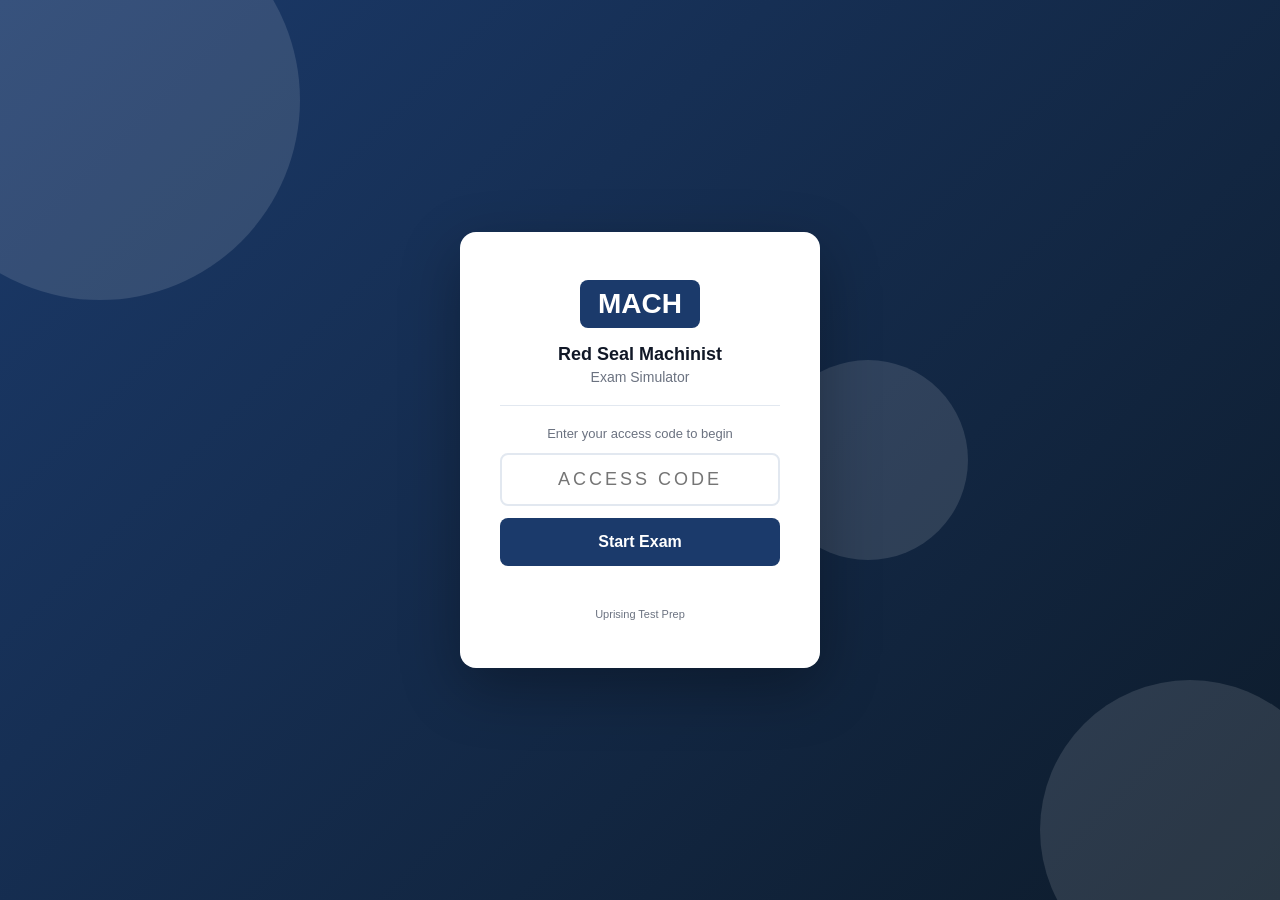
<file: index.html>
<!DOCTYPE html>
<html lang="en">
<head>
  <meta charset="UTF-8" />
  <meta name="viewport" content="width=device-width, initial-scale=1.0, viewport-fit=cover" />
  <meta name="apple-mobile-web-app-capable" content="yes" />
  <meta name="apple-mobile-web-app-status-bar-style" content="black-translucent" />
  <title>MACH Exam Simulator</title>
  <link rel="stylesheet" href="style.css" />
</head>
<body>

<div id="access-gate">
  <div class="gate-bg-shapes">
    <div class="shape shape-1"></div>
    <div class="shape shape-2"></div>
    <div class="shape shape-3"></div>
  </div>
  <div class="gate-card">
    <div class="gate-logo">
      <div class="logo-badge">MACH</div>
    </div>
    <h1 class="gate-title">Red Seal Machinist</h1>
    <p class="gate-subtitle">Exam Simulator</p>
    <div class="gate-divider"></div>
    <p class="gate-instruction">Enter your access code to begin</p>
    <input type="text" id="access-code-input" class="gate-input"
           placeholder="Access Code" autocomplete="off"
           maxlength="20" spellcheck="false" />
    <button id="access-btn" class="gate-btn">Start Exam</button>
    <p id="access-error" class="gate-error"></p>
    <p class="gate-hint">Uprising Test Prep</p>
  </div>
</div>

<div id="app" style="display:none">
  <header class="top-bar">
    <div class="bar-left">
      <span class="bar-logo">MACH</span>
      <span class="bar-title">Exam Simulator</span>
    </div>
    <div class="bar-right">
      <span class="bar-timer" id="timer-display">--:--</span>
      <button class="bar-btn" id="flag-btn">Flag</button>
      <button class="bar-btn bar-btn-primary" id="submit-btn">
        <span class="btn-full">Submit Exam</span>
        <span class="btn-short">Submit</span>
      </button>
    </div>
  </header>

  <div class="progress-strip">
    <div class="progress-bar" id="progress-bar"></div>
  </div>

  <main class="exam-main">
    <div class="question-panel">
      <div class="q-meta">
        <span id="q-counter"></span>
        <span id="q-domain" class="q-domain-tag"></span>
        <span id="q-flag-indicator" class="flag-chip" style="display:none">Flagged</span>
      </div>
      <div id="q-image-wrap" style="display:none; margin-bottom:14px;"></div>
      <p id="question-text" class="q-text"></p>
      <div id="options-list" class="options-list"></div>
      <div id="explanation-box" class="explanation-box" style="display:none">
        <div class="explanation-label">Explanation</div>
        <p id="explanation-text" class="explanation-text"></p>
      </div>
    </div>
    <div class="nav-bar">
      <button class="nav-btn" id="prev-btn">&#8592; Prev</button>
      <button class="nav-btn nav-btn-map" id="map-btn">Question Map</button>
      <button class="nav-btn nav-btn-next" id="next-btn">Next &#8594;</button>
    </div>
  </main>
</div>

<!-- Question Map Modal -->
<div id="map-modal" style="display:none">
  <div class="map-backdrop" id="map-backdrop"></div>
  <div class="map-panel">
    <div class="map-header">
      <span class="map-title">Question Map</span>
      <button id="map-close" class="map-close-btn">&#x2715; Close</button>
    </div>
    <div class="map-legend">
      <span class="leg-item"><span class="leg-swatch leg-answered"></span>Answered</span>
      <span class="leg-item"><span class="leg-swatch leg-flagged"></span>Flagged</span>
      <span class="leg-item"><span class="leg-swatch leg-unanswered"></span>Unanswered</span>
    </div>
    <div id="q-grid" class="q-grid"></div>
  </div>
</div>

<div id="results-screen" style="display:none">
  <div class="results-card">
    <div class="res-header">
      <div class="res-badge">MACH</div>
      <h2 id="res-status" class="res-status"></h2>
      <p id="res-score" class="res-score"></p>
    </div>
    <div id="res-domains" class="res-domains"></div>
    <button id="res-review-btn" class="res-btn">Review Answers</button>
    <button id="res-restart-btn" class="res-btn res-btn-secondary">Restart</button>
  </div>
</div>

<script src="questions.js"></script>
<script src="app.js"></script>
</body>
</html>
</file>
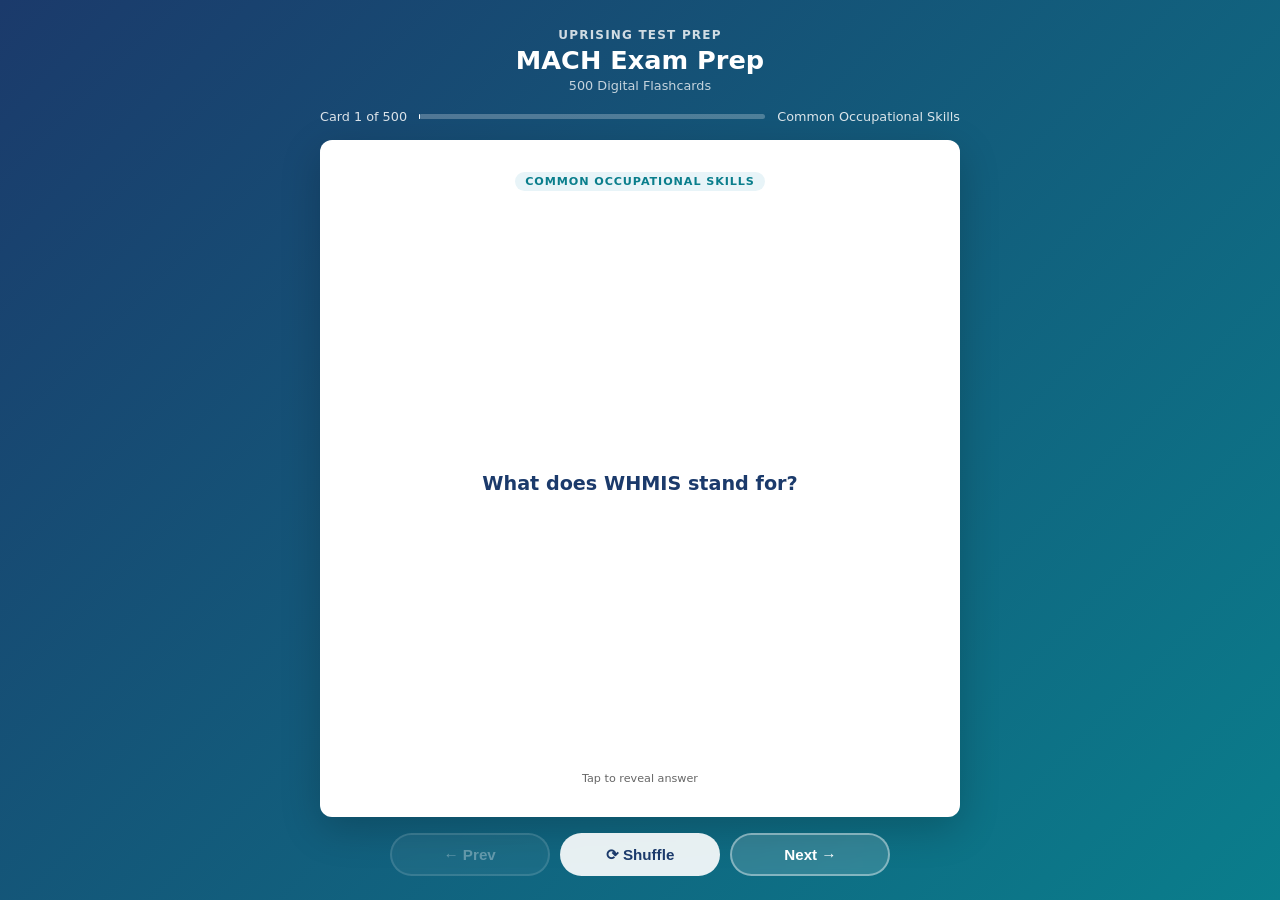
<file: flashcards/index.html>
<!DOCTYPE html>
<html lang="en">
<head>
  <meta charset="UTF-8">
  <meta name="viewport" content="width=device-width, initial-scale=1.0">
  <title>MACH Exam Prep — Flashcards</title>
  <style>
    :root {
      --blue:   #1B3A6B;
      --teal:   #0A7E8C;
      --ltblue: #E8F4F8;
      --white:  #FFFFFF;
      --text:   #1A1A1A;
      --muted:  #666;
      --radius: 12px;
    }
    * { box-sizing: border-box; margin: 0; padding: 0; }
    html, body { height: 100%; }
    body {
      font-family: 'Segoe UI', system-ui, sans-serif;
      background: linear-gradient(135deg, var(--blue) 0%, var(--teal) 100%);
      min-height: 100dvh;
      display: flex;
      flex-direction: column;
      align-items: center;
      padding: 1.25rem 1rem 1rem;
      gap: 0.75rem;
      overflow-x: hidden;
    }
    header { text-align: center; color: #fff; flex-shrink: 0; }
    header .brand { font-size: 0.75rem; font-weight: 700; letter-spacing: 0.1em; opacity: 0.8; text-transform: uppercase; }
    header h1 { font-size: 1.3rem; font-weight: 800; margin-top: 0.2rem; }
    header .subtitle { font-size: 0.8rem; opacity: 0.75; margin-top: 0.15rem; }
    #progress-info {
      display: flex; align-items: center; gap: 0.75rem;
      color: rgba(255,255,255,0.85); font-size: 0.8rem;
      flex-shrink: 0; width: 100%; max-width: 640px;
    }
    #progress-bar-track {
      flex: 1; background: rgba(255,255,255,0.25);
      border-radius: 4px; height: 5px;
    }
    #progress-bar-fill { height: 100%; background: #fff; border-radius: 4px; transition: width 0.3s; }
    .card-scene {
      width: 100%; max-width: 640px;
      perspective: 1200px;
      cursor: pointer;
      flex: 1; min-height: 0;
      display: flex; flex-direction: column;
    }
    .card-inner {
      position: relative; width: 100%;
      flex: 1; min-height: 0;
      transition: transform 0.55s cubic-bezier(.4,0,.2,1);
      transform-style: preserve-3d;
    }
    .card-scene.flipped .card-inner { transform: rotateY(180deg); }
    .card-face {
      position: absolute; inset: 0;
      backface-visibility: hidden; -webkit-backface-visibility: hidden;
      border-radius: var(--radius);
      display: flex; flex-direction: column;
      padding: 1.5rem 1.75rem;
      box-shadow: 0 12px 40px rgba(0,0,0,0.2);
      overflow: hidden;
    }
    .card-front { background: var(--white); align-items: center; justify-content: center; }
    .card-back  { background: var(--ltblue); transform: rotateY(180deg); }
    .card-badge {
      font-size: 0.7rem; font-weight: 700; text-transform: uppercase;
      letter-spacing: 0.08em;
      background: var(--ltblue); color: var(--teal);
      padding: 0.2rem 0.65rem; border-radius: 20px;
      margin-bottom: 0.85rem; flex-shrink: 0;
    }
    .card-back .card-badge { background: rgba(10,126,140,0.12); }
    .card-front .q-text {
      font-size: 1.1rem; font-weight: 600; color: var(--blue); line-height: 1.55;
      text-align: center; overflow-y: auto; flex: 1;
      display: flex; align-items: center; justify-content: center;
      scrollbar-width: thin; scrollbar-color: rgba(27,58,107,0.3) transparent;
    }
    .card-back .a-label { font-size: 0.7rem; font-weight: 700; color: var(--teal); text-transform: uppercase; letter-spacing: 0.08em; margin-bottom: 0.4rem; flex-shrink: 0; }
    .card-back .a-text  {
      font-size: 0.975rem; color: var(--text); line-height: 1.65;
      overflow-y: auto; flex: 1; min-height: 0; padding-right: 4px;
      scrollbar-width: thin; scrollbar-color: rgba(10,126,140,0.4) transparent;
    }
    .card-back .a-text::-webkit-scrollbar { width: 4px; }
    .card-back .a-text::-webkit-scrollbar-track { background: transparent; }
    .card-back .a-text::-webkit-scrollbar-thumb { background: rgba(10,126,140,0.4); border-radius: 4px; }
    .tap-hint { flex-shrink: 0; margin-top: 0.6rem; font-size: 0.7rem; color: var(--muted); text-align: center; }
    .card-back .tap-hint { color: var(--teal); opacity: 0.7; }
    .controls {
      display: flex; gap: 0.65rem; flex-wrap: nowrap;
      justify-content: center; flex-shrink: 0;
      width: 100%; max-width: 640px;
      padding-bottom: env(safe-area-inset-bottom, 0px);
    }
    .btn {
      padding: 0.6rem 1.2rem; border-radius: 50px;
      border: 2px solid rgba(255,255,255,0.4);
      background: rgba(255,255,255,0.15); color: #fff;
      font-weight: 700; font-size: 0.875rem; cursor: pointer;
      transition: all 0.2s; backdrop-filter: blur(4px);
      white-space: nowrap; flex: 1; max-width: 160px;
    }
    .btn:hover { background: rgba(255,255,255,0.3); border-color: rgba(255,255,255,0.7); }
    .btn:active { transform: scale(0.96); }
    .btn:disabled { opacity: 0.35; cursor: not-allowed; }
    .btn.btn-primary { background: rgba(255,255,255,0.9); color: var(--blue); border-color: transparent; }
    .btn.btn-primary:hover { background: #fff; }
    #loading { color: rgba(255,255,255,0.8); font-size: 1rem; text-align: center; padding: 3rem; flex: 1; }
    @media (min-width: 768px) {
      body { padding: 1.75rem 1.5rem 1.5rem; gap: 1rem; }
      header h1 { font-size: 1.6rem; }
      .card-face { padding: 2rem 2.5rem; }
      .card-front .q-text { font-size: 1.2rem; }
      .card-back .a-text { font-size: 1.05rem; }
      .btn { font-size: 0.95rem; padding: 0.65rem 1.4rem; }
    }
    @media (max-width: 380px) {
      body { padding: 0.75rem; gap: 0.5rem; }
      header .brand { font-size: 0.65rem; }
      header h1 { font-size: 1.1rem; }
      header .subtitle { display: none; }
      .card-face { padding: 1rem 1.1rem; }
      .card-front .q-text { font-size: 0.975rem; }
      .card-back .a-text { font-size: 0.875rem; }
      .btn { font-size: 0.8rem; padding: 0.5rem 0.75rem; }
    }
  </style>
</head>
<body>
<header>
  <div class="brand">Uprising Test Prep</div>
  <h1>MACH Exam Prep</h1>
  <div class="subtitle">500 Digital Flashcards</div>
</header>
<div id="progress-info">
  <span id="card-counter">Card 1 of 500</span>
  <div id="progress-bar-track"><div id="progress-bar-fill" style="width:0%"></div></div>
  <span id="domain-label"></span>
</div>
<div id="loading">Loading flashcards...</div>
<div class="card-scene" id="card-scene" style="display:none" onclick="flipCard()">
  <div class="card-inner" id="card-inner">
    <div class="card-face card-front">
      <div class="card-badge" id="front-badge"></div>
      <div class="q-text" id="q-text"></div>
      <div class="tap-hint">Tap to reveal answer</div>
    </div>
    <div class="card-face card-back">
      <div class="card-badge" id="back-badge">Answer</div>
      <div class="a-label">Answer</div>
      <div class="a-text" id="a-text"></div>
      <div class="tap-hint">Tap to flip back</div>
    </div>
  </div>
</div>
<div class="controls" id="controls" style="display:none">
  <button class="btn" id="prev-btn" onclick="event.stopPropagation();move(-1)" disabled>&#8592; Prev</button>
  <button class="btn btn-primary" onclick="event.stopPropagation();shuffleCards()">&#10227; Shuffle</button>
  <button class="btn" id="next-btn" onclick="event.stopPropagation();move(1)">Next &#8594;</button>
</div>
<script>
const DOMAIN_LABELS = {
  common_occupational_skills: "Common Occupational Skills",
  benchwork: "Benchwork",
  power_saws: "Power Saws",
  drill_presses: "Drill Presses",
  conventional_lathes: "Conventional Lathes",
  conventional_milling_machines: "Conventional Milling Machines",
  precision_grinding_machines: "Precision Grinding Machines",
  cnc_machines: "CNC Machines",
};
let cards   = [];
let current = 0;
async function init() {
  try {
    const res = await fetch('flashcards.json');
    if (!res.ok) throw new Error('Network error');
    cards = await res.json();
    document.getElementById('loading').style.display    = 'none';
    document.getElementById('card-scene').style.display = 'flex';
    document.getElementById('controls').style.display   = 'flex';
    show();
  } catch (e) {
    document.getElementById('loading').textContent = 'Error loading flashcards. Please try refreshing.';
  }
}
function domainLabel(key) {
  return DOMAIN_LABELS[key] || key.replace(/_/g, ' ').replace(/\b\w/g, c => c.toUpperCase());
}
function show() {
  const c = cards[current];
  document.getElementById('card-scene').classList.remove('flipped');
  document.getElementById('a-text').scrollTop = 0;
  const label = domainLabel(c.domain || c.chapter || '');
  document.getElementById('q-text').textContent       = c.front;
  document.getElementById('a-text').textContent       = c.back;
  document.getElementById('front-badge').textContent  = label;
  document.getElementById('back-badge').textContent   = label;
  document.getElementById('card-counter').textContent = `Card ${current+1} of ${cards.length}`;
  document.getElementById('domain-label').textContent = label;
  document.getElementById('progress-bar-fill').style.width = `${((current+1)/cards.length*100).toFixed(1)}%`;
  document.getElementById('prev-btn').disabled = current === 0;
  document.getElementById('next-btn').disabled = current === cards.length - 1;
}
function flipCard() { document.getElementById('card-scene').classList.toggle('flipped'); }
function move(dir) {
  const next = current + dir;
  if (next < 0 || next >= cards.length) return;
  current = next; show();
}
function shuffleCards() {
  for (let i = cards.length - 1; i > 0; i--) {
    const j = Math.floor(Math.random() * (i+1));
    [cards[i], cards[j]] = [cards[j], cards[i]];
  }
  current = 0; show();
}
document.addEventListener('keydown', e => {
  if (e.key === 'ArrowRight' || e.key === 'ArrowDown') move(1);
  else if (e.key === 'ArrowLeft' || e.key === 'ArrowUp') move(-1);
  else if (e.key === ' ' || e.key === 'Enter') { e.preventDefault(); flipCard(); }
});
init();
</script>
</body>
</html>
</file>
<file: style.css>
/* MACH Exam Simulator — Styles */
:root {
  --primary:   #1B3A6B;
  --pass:      #059669;
  --fail:      #DC2626;
  --bg:        #F3F4F8;
  --card:      #FFFFFF;
  --border:    #E2E8F0;
  --text:      #111827;
  --muted:     #6B7280;
  --radius:    10px;
}
*, *::before, *::after { box-sizing: border-box; margin: 0; padding: 0; }
body {
  font-family: -apple-system, BlinkMacSystemFont, "Segoe UI", sans-serif;
  background: var(--bg);
  color: var(--text);
  height: 100vh;
  height: 100dvh;
  overflow: hidden;
  -webkit-text-size-adjust: 100%;
}

/* ── Access Gate ─────────────────────────────────────────────────────────── */
#access-gate {
  display: flex;
  align-items: center;
  justify-content: center;
  height: 100vh;
  height: 100dvh;
  background: linear-gradient(135deg, var(--primary) 0%, #0d1b2a 100%);
  position: relative;
  overflow: hidden;
  padding: 20px;
  padding-top: max(20px, env(safe-area-inset-top));
  padding-bottom: max(20px, env(safe-area-inset-bottom));
}
.gate-bg-shapes { position: absolute; inset: 0; pointer-events: none; }
.shape { position: absolute; border-radius: 50%; opacity: .12; background: #fff; }
.shape-1 { width: 400px; height: 400px; top: -100px; left: -100px; }
.shape-2 { width: 300px; height: 300px; bottom: -80px; right: -60px; }
.shape-3 { width: 200px; height: 200px; top: 40%; left: 60%; }
.gate-card {
  background: #fff;
  border-radius: 16px;
  padding: 48px 40px;
  text-align: center;
  width: 100%;
  max-width: 360px;
  position: relative;
  z-index: 1;
  box-shadow: 0 20px 60px rgba(0,0,0,.3);
}
.logo-badge {
  display: inline-block;
  background: var(--primary);
  color: #fff;
  font-weight: 800;
  font-size: 28px;
  padding: 8px 18px;
  border-radius: 8px;
}
.gate-title { font-size: 18px; font-weight: 700; margin-top: 16px; color: var(--text); }
.gate-subtitle { color: var(--muted); font-size: 14px; margin-top: 4px; }
.gate-divider { height: 1px; background: var(--border); margin: 20px 0; }
.gate-instruction { font-size: 13px; color: var(--muted); margin-bottom: 12px; }
.gate-input {
  width: 100%;
  padding: 14px 16px;
  border: 2px solid var(--border);
  border-radius: 8px;
  font-size: 18px;
  text-align: center;
  text-transform: uppercase;
  letter-spacing: 3px;
  outline: none;
}
.gate-input:focus { border-color: var(--primary); }
.gate-btn {
  width: 100%;
  margin-top: 12px;
  padding: 15px;
  background: var(--primary);
  color: #fff;
  border: none;
  border-radius: 8px;
  font-size: 16px;
  font-weight: 600;
  cursor: pointer;
  -webkit-tap-highlight-color: transparent;
}
.gate-btn:hover { opacity: .9; }
.gate-error { color: var(--fail); font-size: 13px; margin-top: 8px; min-height: 18px; }
.gate-hint { color: var(--muted); font-size: 11px; margin-top: 16px; }

/* ── App shell ───────────────────────────────────────────────────────────── */
#app {
  display: flex;
  flex-direction: column;
  height: 100vh;
  height: 100dvh;
  padding-top: env(safe-area-inset-top);
}
.top-bar {
  display: flex;
  justify-content: space-between;
  align-items: center;
  background: var(--primary);
  color: #fff;
  padding: 0 20px;
  padding-left: max(20px, env(safe-area-inset-left));
  padding-right: max(20px, env(safe-area-inset-right));
  height: 52px;
  flex-shrink: 0;
  gap: 8px;
}
.bar-left { display: flex; align-items: center; gap: 8px; min-width: 0; }
.bar-logo { font-weight: 800; font-size: 18px; flex-shrink: 0; }
.bar-title { font-size: 14px; opacity: .8; white-space: nowrap; overflow: hidden; text-overflow: ellipsis; }
.bar-right { display: flex; align-items: center; gap: 8px; flex-shrink: 0; }
.bar-timer {
  font-variant-numeric: tabular-nums;
  font-size: 16px;
  font-weight: 600;
  min-width: 68px;
  text-align: right;
}
.bar-btn {
  padding: 7px 13px;
  background: rgba(255,255,255,.15);
  border: 1px solid rgba(255,255,255,.3);
  color: #fff;
  border-radius: 6px;
  cursor: pointer;
  font-size: 13px;
  white-space: nowrap;
  -webkit-tap-highlight-color: transparent;
  touch-action: manipulation;
}
.bar-btn:hover { background: rgba(255,255,255,.25); }
.bar-btn-primary {
  background: #fff;
  color: var(--primary);
  border-color: #fff;
  font-weight: 600;
}
.bar-btn-primary:hover { background: #f0f0f0; }
.btn-short { display: none; }
.btn-full  { display: inline; }

.progress-strip { height: 4px; background: rgba(0,0,0,.1); flex-shrink: 0; }
.progress-bar   { height: 100%; background: #4ade80; transition: width .3s; }

/* ── Main exam area ──────────────────────────────────────────────────────── */
.exam-main {
  flex: 1;
  overflow: hidden;
  display: flex;
  flex-direction: column;
  padding: 16px 20px 0;
  padding-left: max(16px, env(safe-area-inset-left));
  padding-right: max(16px, env(safe-area-inset-right));
  min-height: 0;
}
.question-panel { flex: 1; overflow-y: auto; padding-bottom: 12px; -webkit-overflow-scrolling: touch; }
.q-meta {
  display: flex;
  align-items: center;
  gap: 8px;
  margin-bottom: 12px;
  font-size: 13px;
  color: var(--muted);
  flex-wrap: wrap;
}
.q-domain-tag {
  background: var(--primary);
  color: #fff;
  padding: 2px 8px;
  border-radius: 4px;
  font-size: 11px;
  font-weight: 600;
}
.flag-chip {
  background: #FEF3C7;
  color: #92400E;
  padding: 2px 8px;
  border-radius: 4px;
  font-size: 11px;
  font-weight: 600;
}
.q-image {
  max-width: 100%;
  height: auto;
  border-radius: 6px;
  border: 1px solid var(--border);
  display: block;
  margin-bottom: 14px;
}
.q-text { font-size: 16px; line-height: 1.65; margin-bottom: 20px; }
.options-list { display: flex; flex-direction: column; gap: 10px; }
.option {
  display: flex;
  align-items: flex-start;
  gap: 12px;
  padding: 15px 16px;
  background: var(--card);
  border: 2px solid var(--border);
  border-radius: var(--radius);
  cursor: pointer;
  transition: .15s;
  -webkit-tap-highlight-color: transparent;
  touch-action: manipulation;
  min-height: 52px;
}
.option:hover  { border-color: var(--primary); background: #F8FAFF; }
.option.selected  { border-color: var(--primary); background: #EEF3FF; }
.option.correct   { border-color: #059669; background: #ECFDF5; }
.option.incorrect { border-color: #DC2626; background: #FEF2F2; }
.explanation-box {
  margin-top: 20px;
  padding: 16px 18px;
  background: #F0F9FF;
  border-left: 4px solid #2563EB;
  border-radius: 6px;
}
.explanation-label {
  font-size: 11px;
  font-weight: 700;
  text-transform: uppercase;
  letter-spacing: .06em;
  color: #2563EB;
  margin-bottom: 8px;
}
.explanation-text { font-size: 14.5px; line-height: 1.7; color: #1e293b; margin: 0; }
.opt-letter { font-weight: 700; font-size: 15px; color: var(--primary); min-width: 22px; padding-top: 1px; flex-shrink: 0; }
.opt-text   { font-size: 15px; line-height: 1.5; }

/* ── Nav bar ─────────────────────────────────────────────────────────────── */
.nav-bar {
  display: flex;
  align-items: center;
  gap: 8px;
  padding: 10px 0;
  padding-bottom: max(14px, env(safe-area-inset-bottom));
  flex-shrink: 0;
}
.nav-btn {
  flex: 1;
  padding: 13px 8px;
  background: var(--card);
  border: 1px solid var(--border);
  border-radius: 8px;
  cursor: pointer;
  font-size: 15px;
  font-weight: 500;
  text-align: center;
  -webkit-tap-highlight-color: transparent;
  touch-action: manipulation;
  min-height: 48px;
}
.nav-btn:hover      { background: #f0f0f0; }
.nav-btn-map {
  background: var(--bg);
  border-color: var(--primary);
  color: var(--primary);
  font-weight: 600;
}
.nav-btn-map:hover { background: #EEF3FF; }
.nav-btn-next {
  background: var(--primary);
  color: #fff;
  border-color: var(--primary);
}
.nav-btn-next:hover { opacity: .9; }

/* ── Question Map Modal ──────────────────────────────────────────────────── */
#map-modal {
  position: fixed;
  inset: 0;
  z-index: 1000;
  display: flex;
  flex-direction: column;
  justify-content: flex-end;
}
.map-backdrop { position: absolute; inset: 0; background: rgba(0,0,0,.5); }
.map-panel {
  position: relative;
  background: #fff;
  border-radius: 20px 20px 0 0;
  padding: 20px;
  padding-bottom: max(20px, env(safe-area-inset-bottom));
  max-height: 80vh;
  max-height: 80dvh;
  display: flex;
  flex-direction: column;
  box-shadow: 0 -4px 30px rgba(0,0,0,.2);
}
.map-header {
  display: flex;
  align-items: center;
  justify-content: space-between;
  margin-bottom: 12px;
  flex-shrink: 0;
}
.map-title { font-size: 17px; font-weight: 700; color: var(--text); }
.map-close-btn {
  padding: 8px 16px;
  background: var(--bg);
  border: 1px solid var(--border);
  border-radius: 8px;
  cursor: pointer;
  font-size: 14px;
  font-weight: 500;
  min-height: 40px;
  -webkit-tap-highlight-color: transparent;
  touch-action: manipulation;
}
.map-close-btn:hover { background: #e5e7eb; }
.map-legend { display: flex; gap: 16px; margin-bottom: 14px; flex-shrink: 0; flex-wrap: wrap; }
.leg-item { display: flex; align-items: center; gap: 6px; font-size: 13px; color: var(--muted); }
.leg-swatch {
  width: 16px;
  height: 16px;
  border-radius: 3px;
  border: 1px solid var(--border);
  background: var(--card);
  display: inline-block;
  flex-shrink: 0;
}
.leg-swatch.leg-answered  { background: var(--primary); border-color: var(--primary); }
.leg-swatch.leg-flagged   { background: #FEF3C7; border-color: #F59E0B; }
.leg-swatch.leg-unanswered { background: var(--card); }
.q-grid {
  display: flex;
  flex-wrap: wrap;
  gap: 6px;
  overflow-y: auto;
  flex: 1;
  padding-bottom: 8px;
  -webkit-overflow-scrolling: touch;
}
.grid-btn {
  width: 40px;
  height: 40px;
  border: 1px solid var(--border);
  border-radius: 6px;
  background: var(--card);
  font-size: 12px;
  cursor: pointer;
  font-weight: 500;
  -webkit-tap-highlight-color: transparent;
  touch-action: manipulation;
}
.grid-btn.answered { background: var(--primary); color: #fff; border-color: var(--primary); }
.grid-btn.flagged  { background: #FEF3C7; border-color: #F59E0B; }
.grid-btn.active   { outline: 3px solid var(--primary); outline-offset: 2px; }

/* ── Results ─────────────────────────────────────────────────────────────── */
#results-screen {
  display: flex;
  align-items: flex-start;
  justify-content: center;
  min-height: 100vh;
  min-height: 100dvh;
  background: var(--bg);
  overflow-y: auto;
  -webkit-overflow-scrolling: touch;
  padding: 20px 16px;
  padding-top: max(20px, env(safe-area-inset-top));
  padding-bottom: max(20px, env(safe-area-inset-bottom));
}
.results-card {
  background: var(--card);
  border-radius: 16px;
  padding: 40px;
  max-width: 480px;
  width: 100%;
  box-shadow: 0 8px 30px rgba(0,0,0,.1);
}
.res-header { text-align: center; margin-bottom: 24px; }
.res-badge {
  display: inline-block;
  background: var(--primary);
  color: #fff;
  font-weight: 800;
  font-size: 22px;
  padding: 6px 16px;
  border-radius: 8px;
}
.res-status { font-size: 36px; font-weight: 800; margin-top: 12px; }
.res-score  { font-size: 18px; color: var(--muted); margin-top: 4px; }
.res-domains { margin-bottom: 24px; display: flex; flex-direction: column; gap: 10px; }
.res-domain-row { display: flex; align-items: center; gap: 8px; font-size: 13px; }
.res-domain-name { width: 160px; font-weight: 500; flex-shrink: 0; }
.res-domain-bar-wrap { flex: 1; background: #E5E7EB; border-radius: 4px; height: 8px; overflow: hidden; }
.res-domain-bar { height: 100%; border-radius: 4px; transition: width .5s; }
.res-domain-pct { width: 36px; text-align: right; font-weight: 600; }
.res-btn {
  width: 100%;
  padding: 15px;
  background: var(--primary);
  color: #fff;
  border: none;
  border-radius: 8px;
  font-size: 15px;
  font-weight: 600;
  cursor: pointer;
  margin-bottom: 10px;
  min-height: 52px;
  -webkit-tap-highlight-color: transparent;
  touch-action: manipulation;
}
.res-btn:hover { opacity: .9; }
.res-btn-secondary {
  background: transparent;
  color: var(--primary);
  border: 2px solid var(--primary);
}
.res-btn-secondary:hover { background: var(--primary); color: #fff; }

/* ── Mobile breakpoint (phones ≤ 640px) ─────────────────────────────────── */
@media (max-width: 640px) {
  /* Gate card */
  .gate-card { padding: 32px 24px; }

  /* Top bar: hide long title text, swap Submit label */
  .bar-title  { display: none; }
  .btn-full   { display: none; }
  .btn-short  { display: inline; }
  .bar-right  { gap: 6px; }
  .bar-btn    { padding: 6px 10px; font-size: 12px; }
  .bar-timer  { font-size: 14px; min-width: 58px; }

  /* Exam main */
  .exam-main { padding: 12px 14px 0; }
  .q-text { font-size: 16px; }
  .opt-text { font-size: 15px; }

  /* Nav bar — bigger touch targets */
  .nav-btn { font-size: 14px; padding: 14px 6px; }

  /* Results */
  .results-card { padding: 28px 20px; }
  .res-domain-name { width: 110px; font-size: 12px; }
  .res-domain-pct  { font-size: 12px; }
  .res-status { font-size: 30px; }

  /* Map grid — slightly bigger buttons on phones */
  .grid-btn { width: 42px; height: 42px; }
}

/* ── Very small phones (≤ 380px) ────────────────────────────────────────── */
@media (max-width: 380px) {
  .bar-logo { font-size: 15px; }
  .bar-btn  { padding: 5px 8px; font-size: 11px; }
  .bar-timer { font-size: 13px; min-width: 52px; }
  .nav-btn  { font-size: 13px; }
  .grid-btn { width: 38px; height: 38px; font-size: 11px; }
}
</file>
